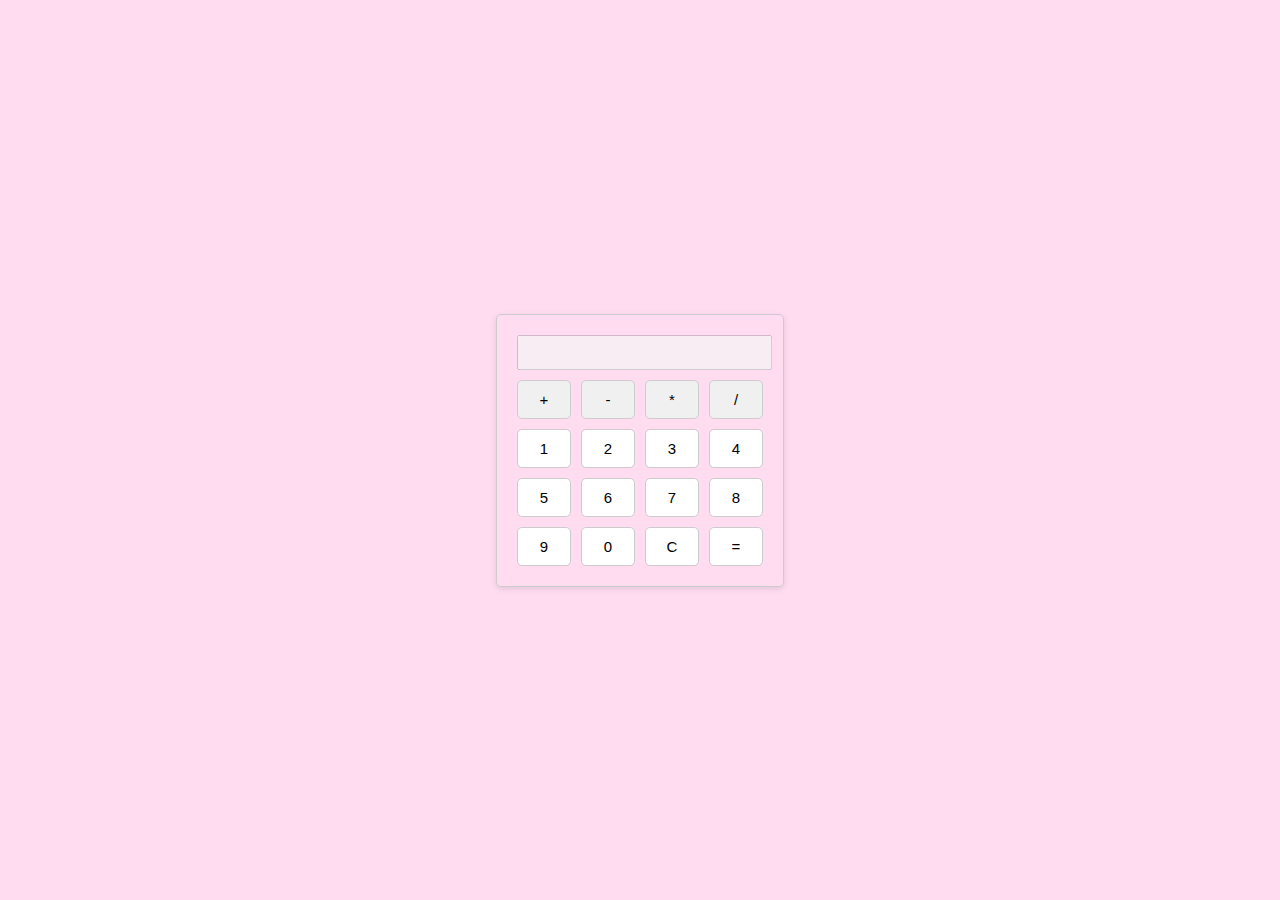
<file: calculator/index.html>
<!DOCTYPE html>
<html lang="en">
<head>
    <meta charset="UTF-8">
    <meta name="viewport" content="width=device-width, initial-scale=1.0">
    <title>Basic Calculator</title>
    <link rel="stylesheet" href="style.css">
</head>
<body>
    <div class="calculator">
        <input type=" text" id="display"disabled>
        <div class="button">
            <button class="operator"onclick="appendTodisplay('+')">+</button>
            <button class="operator"onclick="appendTodisplay('-')">-</button>
            <button class="operator"onclick="appendTodisplay('*')">*</button>
            <button class="operator"onclick="appendTodisplay('/')">/</button>
            <button onclick="appendTodisplay('1')">1</button>
            <button onclick="appendTodisplay('2')">2</button>
            <button onclick="appendTodisplay('3')">3</button>
            <button onclick="appendTodisplay('4')">4</button>
            <button onclick="appendTodisplay('5')">5</button>
            <button onclick="appendTodisplay('6')">6</button>
            <button onclick="appendTodisplay('7')">7</button>
            <button onclick="appendTodisplay('8')">8</button>
            <button onclick="appendTodisplay('9')">9</button>
            <button onclick="appendTodisplay('0')">0</button>
            <button id="clear" onclick="clearDisplay()">C</button>
            <button id="calculate"onclick="calculate()">=</button>
        </div>
    </div>
    <script src="script.js"></script>
    
</body>
</html>
</file>
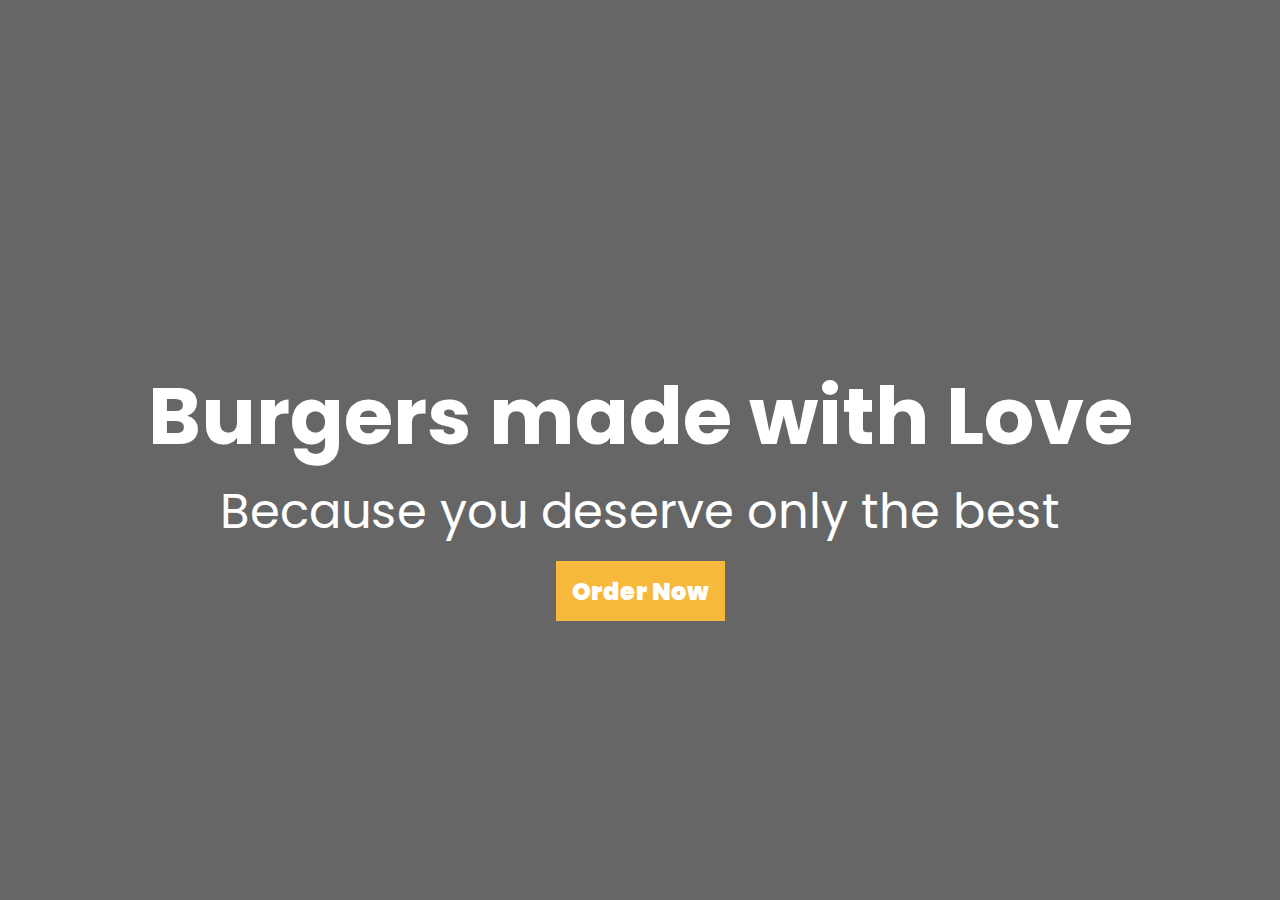
<file: Landing page/index.html>
<html lang="en">

  <head>
    <meta charset="UTF-8">
    <meta name="viewport" content="width=device-width, initial-scale=1.0">
    <title>Landing Page</title>
    <link href="https://fonts.googleapis.com/css2?family=Poppins:wght@400;700&display=swap" rel="stylesheet">
    <link rel="stylesheet" href="./style.css">
  </head>

  <body>
    <section class="hero-section">

      <nav class="navbar">
        <h2>Tiwari Burger</h2>
        <ul>
          <li><a href="#">Home</a></li>
          <li><a href="#">Contact</a></li>
          <li><a href="#">About</a></li>
        </ul>
      </nav>
      <div class="hero-text">
        <h2>Burgers made with Love</h2>
        <p>Because you deserve only the best</p>
        <a href="#">Order Now</a>
      </div>
    </section>
  </body>

</html>
</file>
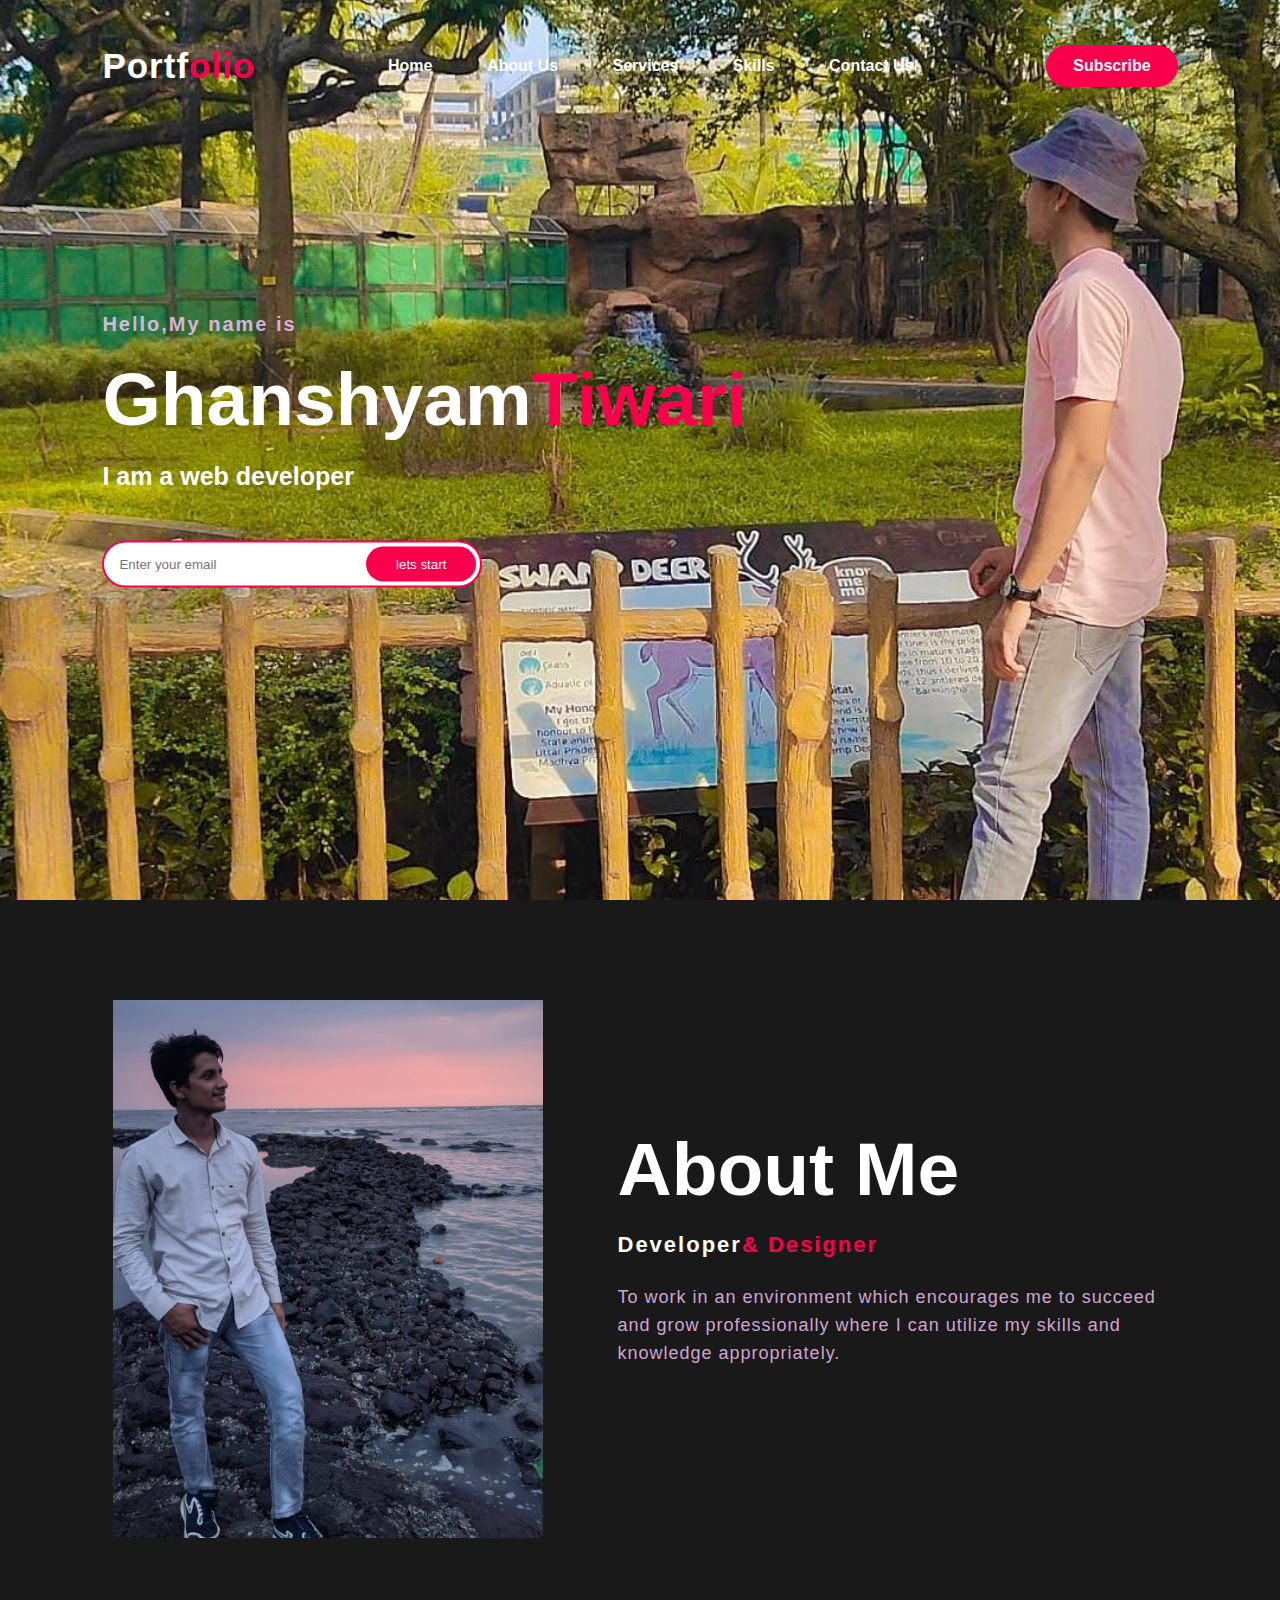
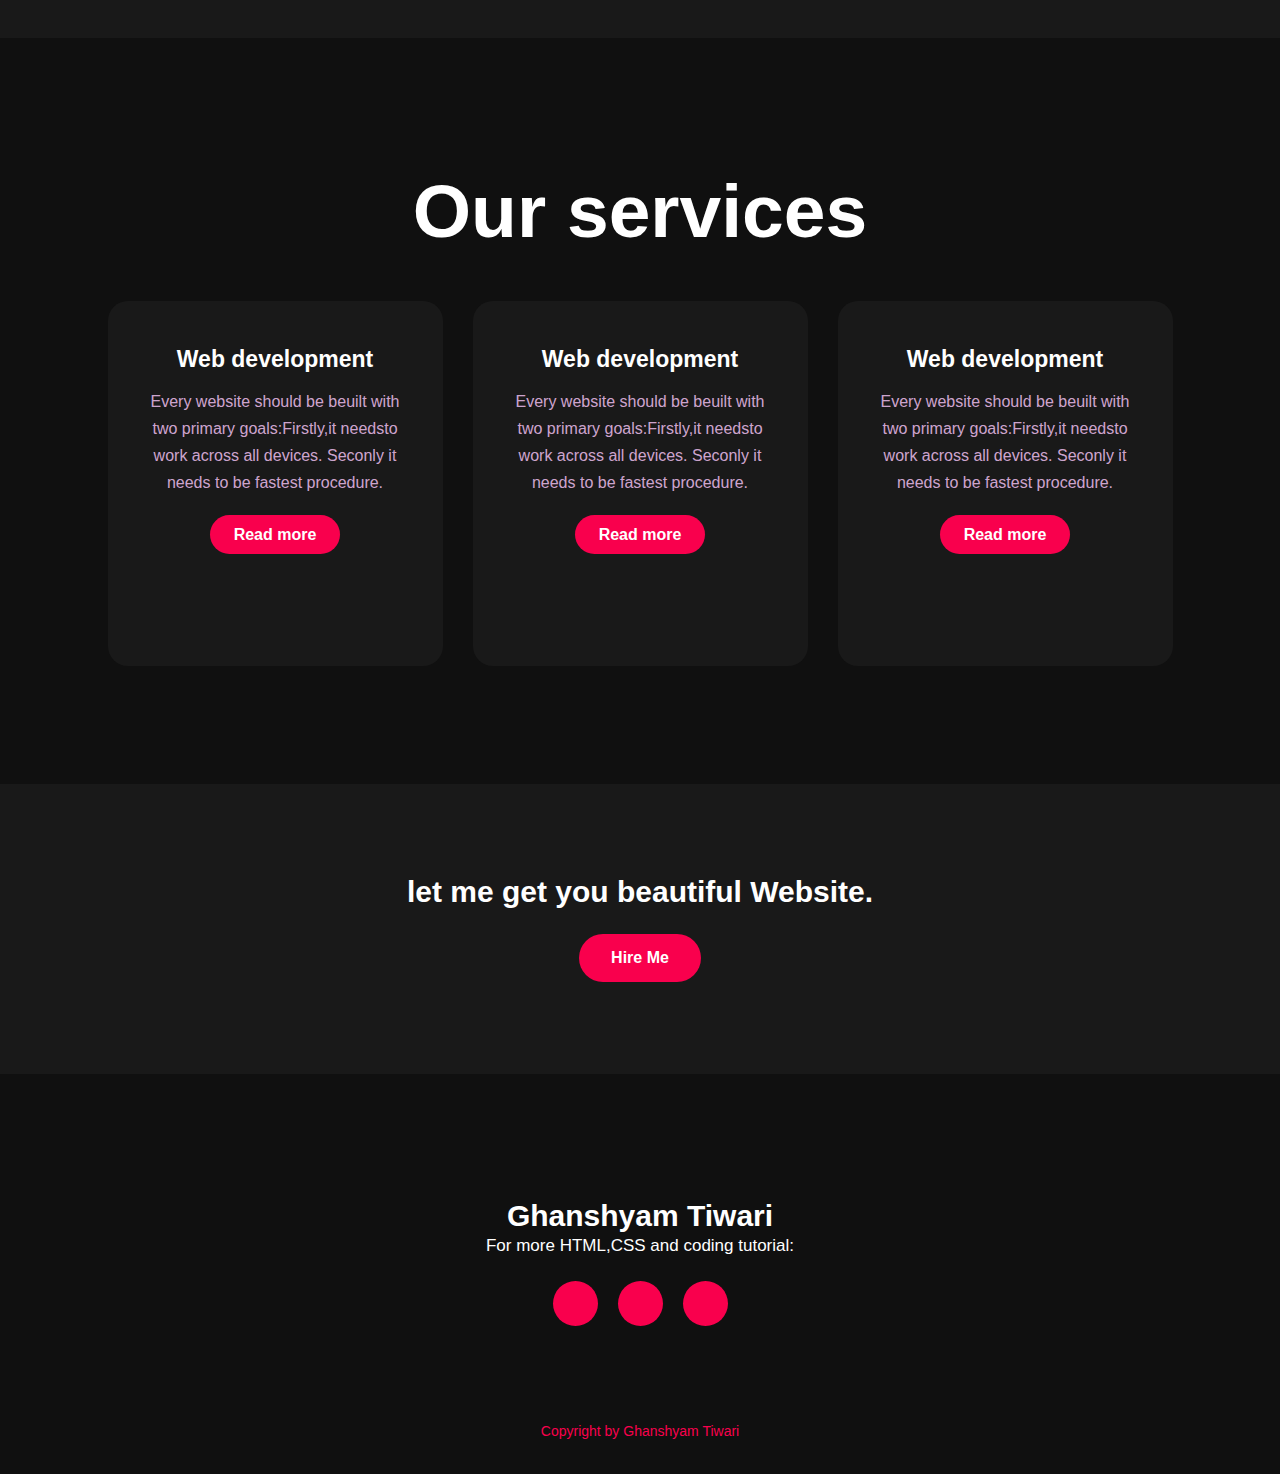
<file: personal portfolio/personal-portfolio/index.html>
<!DOCTYPE html>
<html lang="en">
<head>
    <meta charset="UTF-8">
    <meta http-equiv="X-UA-Compatible" content="IE=edge">
    <meta name="viewport" content="width=device-width, initial-scale=1.0">
    <title>Portfolio website</title>
    <link rel="stylesheet" href="style.css">
    <link rel="preconnect" href="https://fonts.googleapis.com"><link rel="preconnect" href="https://fonts.gstatic.com" crossorigin><link href="https://fonts.googleapis.com/css2?family=Roboto&display=swap" rel="stylesheet">
    <link rel="stylesheet" href="https://cdnjs.cloudflare.com/ajax/libs/font-awesome/6.2.1/css/all.min.css" integrity="sha512-MV7K8+y+gLIBoVD59lQIYicR65iaqukzvf/nwasF0nqhPay5w/9lJmVM2hMDcnK1OnMGCdVK+iQrJ7lzPJQd1w==" crossorigin="anonymous" referrerpolicy="no-referrer" />
</head>
<body>
    <div class="hero">
        <nav>
            <h2 class="logo">Portf<span>olio</span></h2>
            <ul>
                <li><a href="#">Home</a></li>
                <li><a href="#">About us</a></li>
                <li><a href="#">Services</a></li>
                <li><a href="#">Skills</a></li>
                <li><a href="#">Contact us</a></li>
            </ul>
            <a href="#" class="btn">Subscribe</a>
        </nav>
        <div class="content">
            <h4>Hello,My name is</h4>
            <h1>Ghanshyam<span>Tiwari</span></h1>
            <h3>I am a web developer</h3>
            <div class="newslatter">
                <form>
                    <input type="email" name="email" id="mail" placeholder="Enter your email">
                    <input type="submit" name="submit" value="lets start">
                </form>
            </div>
        </div>
    </div>
    <section class="about">
        <div class="main">
            <img src="T.jpg">
            <div class="about-text">
                <h2>About Me</h2>
                <h5>Developer<span>& Designer</span></h5>
                <p>To work in an environment which encourages me to succeed and grow professionally where I can utilize my skills and knowledge appropriately.</p>
        </div>
    </section>
    <div class="service">
        <div class="title">
            <h2>Our services</h2>

        </div>
        <div>
            <div class="box">
                <div class="card">
                    <i class="fa-solid fa-bars"></i>
                    <h5>Web development</h5>
                    <div class="pra">
                        <p>Every website should be beuilt with two primary goals:Firstly,it needsto work across all devices.
                           Seconly it needs to be fastest procedure.
                        </p>
                        <p style="text-align: center;">
                            <a class="button" href="#">Read more</a>
                        </p>
                    </div>
                </div>
                <div class="card">
                    <i class="fa-light fa-user"></i>
                    <h5>Web development</h5>
                    <div class="pra">
                        <p>Every website should be beuilt with two primary goals:Firstly,it needsto work across all devices.
                           Seconly it needs to be fastest procedure.
                        </p>
                        <p style="text-align: center;">
                            <a class="button" href="#">Read more</a>
                        </p>
                    </div>
                </div>
                <div class="card">
                    <i class="fa-regular fa-bell"></i>
                    <h5>Web development</h5>
                    <div class="pra">
                        <p>Every website should be beuilt with two primary goals:Firstly,it needsto work across all devices.
                           Seconly it needs to be fastest procedure.
                        </p>
                        <p style="text-align: center;">
                            <a class="button" href="#">Read more</a>
                        </p>
                    </div>
                </div>
            </div>
        </div>
    </div>
    <div class="contact-me">
        <p>let me get you beautiful Website.</p>
        <a class="button-two" href="#">Hire Me</a>
    </div>
    <footer>
        <p>Ghanshyam Tiwari</p>
        <p>For more HTML,CSS and coding tutorial:</p>
        <div class="social">
            <a href="#"><i class="fa-brands fa-facebook"></i></a>
            <a href="#"><i class="fa-brands fa-instagram"></i></a>
            <a href="#"><i class="fa-brands fa-dribbble"></i></a>
    
    
        </div>
        <p class="end">Copyright by Ghanshyam Tiwari</p>
    </footer>

    
</body>
</html>
</file>
<file: calculator/style.css>
body {
    display: flex;
    justify-content: center;
    align-items: center;
    height: 100vh;
    margin: 0;
    background-color: rgb(256,220,240);
}
.calculator {
    border: 1px solid #ccc;
    border-radius: 5px;
    padding: 20px;
    box-shadow: 0px 2px 6px rgba(0,0,0,0.1);
}
#display {
    width: 98%;
    font-size: 18px;
    margin-bottom: 10px;
    padding: 5px;
}
.button {
    display: grid;
    grid-template-columns: repeat(4,1fr);
    gap: 10px;
}
button {
    font-size: 15px;
    padding: 10px;
    border: 1px solid #ccc;
    border-radius: 5px;
    cursor: pointer;
    background-color: #fff;
}
.operator {
    background-color: #f0f0f0;
}
</file>
<file: Landing page/style.css>
* {
    margin: 0;
    padding: 0;
    box-sizing: border-box;
  }
  
  :root {
    --text: 1.5rem;
    --head: calc(1rem + 5vw);
    --bg-color: #f6b93b;
  }
  
  body {
    font-family: "Poppins", sans-serif;
  }
  
  .hero-section {
    min-height: 100vh;
    background: url("https://images.unsplash.com/photo-1571091655789-405eb7a3a3a8?ixlib=rb-1.2.1&ixid=eyJhcHBfaWQiOjEyMDd9&auto=format&fit=crop&w=1352&q=80");
    background-repeat: no-repeat;
    background-size: cover;
    background-position: center;
    position: relative;
    z-index: 2;
    animation: slide 1s ease-in-out;
  }
  
  .navbar {
    display: flex;
    justify-content: space-between;
    align-items: center;
    height: 10vh;
    padding: 0rem 1.5rem;
    color: white;
    transform: translateY(-100%);
    animation: movedown 850ms ease-in 1s forwards;
  }
  
  @keyframes movedown {
    from {
      transform: translateY(-100%);
    }
    to {
      transform: translateY(0%);
    }
  }
  
  .navbar ul {
    list-style: none;
  }
  
  .navbar ul li {
    display: inline-block;
    margin-left: 3rem;
    font-size: var(--text);
  }
  
  .navbar ul li a {
    text-decoration: none;
    color: white;
    border-bottom: 2px solid transparent;
  }
  
  .navbar ul li a:hover {
    border-bottom: 2px solid var(--bg-color);
  }
  
  .hero-text {
    color: white;
    height: 90vh;
    display: flex;
    flex-direction: column;
    justify-content: center;
    align-items: center;
    text-align: center;
  }
  
  @keyframes slide {
    from {
      transform: translateX(-100%);
    }
    to {
      transform: translateX(0%);
    }
  }
  
  .hero-text::before {
    content: "";
    position: absolute;
    width: 100%;
    height: 100%;
    background: black;
    z-index: -1;
    top: 0;
    opacity: 0.6;
  }
  
  .hero-text a {
    color: white;
    background: var(--bg-color);
    font-weight: 900;
    font-size: var(--text);
    padding: 0.8rem 1rem;
    margin: 0.8rem auto;
    display: block;
    text-decoration: none;
    transition: opacity 250ms linear;
  }
  
  .hero-text a:hover {
    opacity: 0.8;
  }
  
  .hero-text h2 {
    font-size: var(--head);
  }
  
  .hero-text p {
    font-size: 3rem;
  }
</file>
<file: personal portfolio/personal-portfolio/style.css>
*{
    padding:0;
    margin:0;
    font-family: "Josefin sans", sans-serif ;
    box-sizing:  border-box;
}
.hero{
    height: 100vh;
    width: 100%;
    background-image: url(Tiwari.jpeg);
    background-size: cover;
    background-position: center;

}
nav{
    display:flex;
    align-items: center;
    justify-content: space-between;
    padding-top: 45px;
    padding-left: 8%;
    padding-right: 8%;
}
.logo{
    color: white;
    font-size: 35px;
    letter-spacing:  1px;
    cursor: pointer;
}
span{
    color: #f9004d;
}
nav ul li{
    list-style-type: none;
    display: inline-block;
    padding: 10px 25px;
}
nav ul li a{
    color: white;
    text-decoration: none;
    font-weight: bold;
    text-transform: capitalize;

}
nav ul li a:hover{
    color: #f9004d;
    transition: .4s;

}
.btn{
    background-color: #f9004d;
    color: white;
    text-decoration: none;
    border: 2px solid transparent;
    font-weight: bold;
    padding: 10px 25px;
    border-radius: 30px;
}
.content{
    position: absolute;
    top: 50%;
    left:8%;
    transform: translateY(-50%);

}
h1{
    color: white;
    margin: 20px 0px 20px;
    font-size:75px;
}
h3{
    color: white;
    font-size: 25px;
    margin-bottom: 50px;
}
h4{
    color: #fcfc;
    letter-spacing: 2px;
    font-size: 20px;
}
.newslatter form{
    width: 380px;
    max-width: 100%;
    position: relative;


}
.newslatter form input:first-child{
    display: inline-block;
    width: 100%;
    padding: 14px 30px 14px 15px;
    border: 2px solid #f9004d;
    outline: none;
    border-radius: 30px;

}
.newslatter form input:last-child{
    position: absolute;
    display: inline-block;
    outline: none;
    border: none;
    padding: 10px 30px;
    border-radius: 30px;
    background-color: #f9004d;
    color: white;
    box-shadow: 0px 0px 5px #000,0px 0px,15px #858585;
    top: 6px;
    right: 6px;
}
.about{
    width: 100%;
    padding: 100px 0px;
    background-color: #191919;
}
.about img{
    height: auto;
    width: 430px;

}
.about-text{
    width: 550px;

}
.main{
    width: 1130px;
    max-width: 95%;
    margin: 0 auto;
    display: flex;
    align-items: center;
    justify-content: space-around;
}
.about-text h2{
    color: white;
    font-size: 75px;
    text-transform: capitalize;
    margin-bottom: 20px;

}
.about-text h5{
    color: white;
    letter-spacing: 2px;
    font-size: 22px;
    margin-bottom: 25px;
    text-transform: capitalize;
}
.about-text p{
    color: #fcfc;
    letter-spacing: 1px;
    line-height: 28px;
    font-size: 18px;
    margin-bottom: 45px;
}
button{
    background-color: #f9004d;
    color: white;
    text-decoration: none;
    border: 2px solid transparent;
    font-weight: bold;
    padding: 13px 30px;
    border-radius: 30px;
    transition: .4s;
}
button:hover{
    background-color: transparent;
    border: 2px solid #f9004d;
    cursor: pointer;
}
.service{
    background: #101010;
    width:100%;
    padding: 100px 0px;
}
.title h2{
    color: white;
    font-size: 75px;
    width: 1130px;
    margin: 30px auto;
    text-align: center;
}
.box{
    display: flex;
    justify-content: center;
    align-items: center;
    min-height: 400px;
}
.card{
    height: 365px;
    width: 335px;
    padding: 20px 35px;
    background: #191919;
    border-radius: 20px;
    margin: 15px;
    position: relative;
    overflow: hidden;
    text-align: center;

}.card i{
    font-size: 50px;
    display: block;
    text-align: center;
    margin: 25px 0px;
    color: #f9004d;
}
h5{
    color: white;
    font-size: 23px;
    margin-bottom: 15px;

}
.pra p{
    color: #fcfc;
    font-size: 16px;
    line-height: 27px;
    margin-bottom: 25px;

}
.card .button{
    background-color: #f9004d;
    color: white;
    text-decoration: none;
    border: 2px solid transparent;
    font-weight: bold;
    padding: 9px 22px;
    border-radius: 30px;
    transition: .4s;
    
}
.card .button:hover{
    background-color: transparent;
    border: 2px solid #f9004d;
    cursor: pointer;

}
.contact-me{
    width: 100%;
    height: 290px;
    background: #191919;
    display: flex;
    align-items: center;
    flex-direction: column;
    justify-content: center;

}
.contact-me p{
    color: white;
    font-size: 30px;
    font-weight: bold;
    margin-bottom: 25px;

}
.contact-me .button-two{
    background-color: #f9004d;
    color: white;
    text-decoration: none;
    border: 2px solid transparent;
    font-weight: bold;
    padding: 13px 30px;
    border-radius: 30px;
    transition: .4s;
}
.contact-me .button-two:hover{
    background-color: transparent;
    border: 2px solid #f9004d;
    cursor: pointer;
}
footer{
    position: relative;
    width: 100%;
    height: 400px;
    background: #101010;
    display: flex;
    flex-direction: column;
    align-items: center;
    justify-content: center;

}
footer p:nth-child(1){
    font-size: 30px;
    color: white;
    margin-bottom: bold;
    font-weight: bold;

}
footer p:nth-child(2){
    color: white;
    font-size: 17px;
    width: 500px;
    text-align: center;
    line-height: 26px;

}
.social{
    display: flex;

}
.social a{
    width: 45px;
    height: 45px;
    display: flex;
    align-items: center;
    justify-content: center;
    background: #f9004d;
    border-radius: 50%;
    margin: 22px 10px;
    color: white;
    text-decoration: none;
    font-size: 20px;

}
.social a:hover{
    transform: scale(1.3);
    transition: o.3s;

}
.end{
    position: absolute;
    color: #f9004d;
    bottom: 35px;
    font-size: 14px;
    
}
</file>
